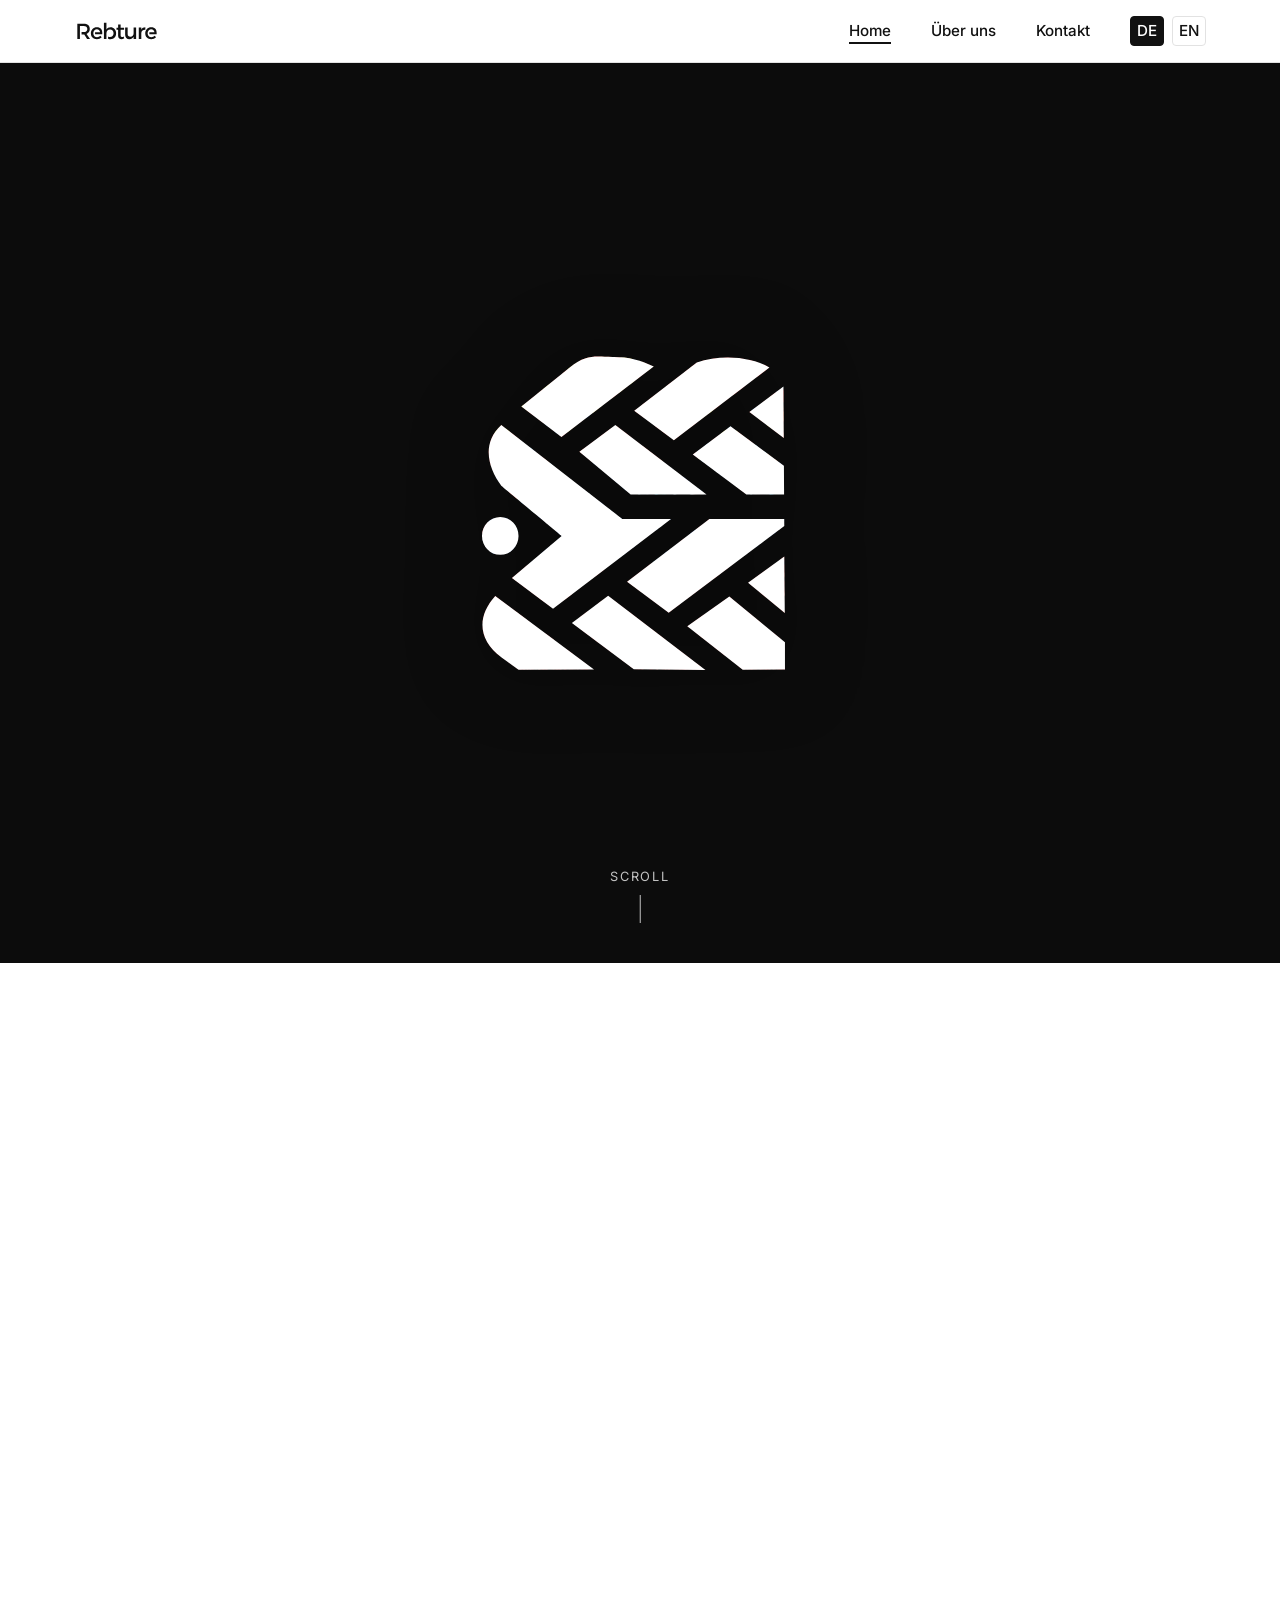
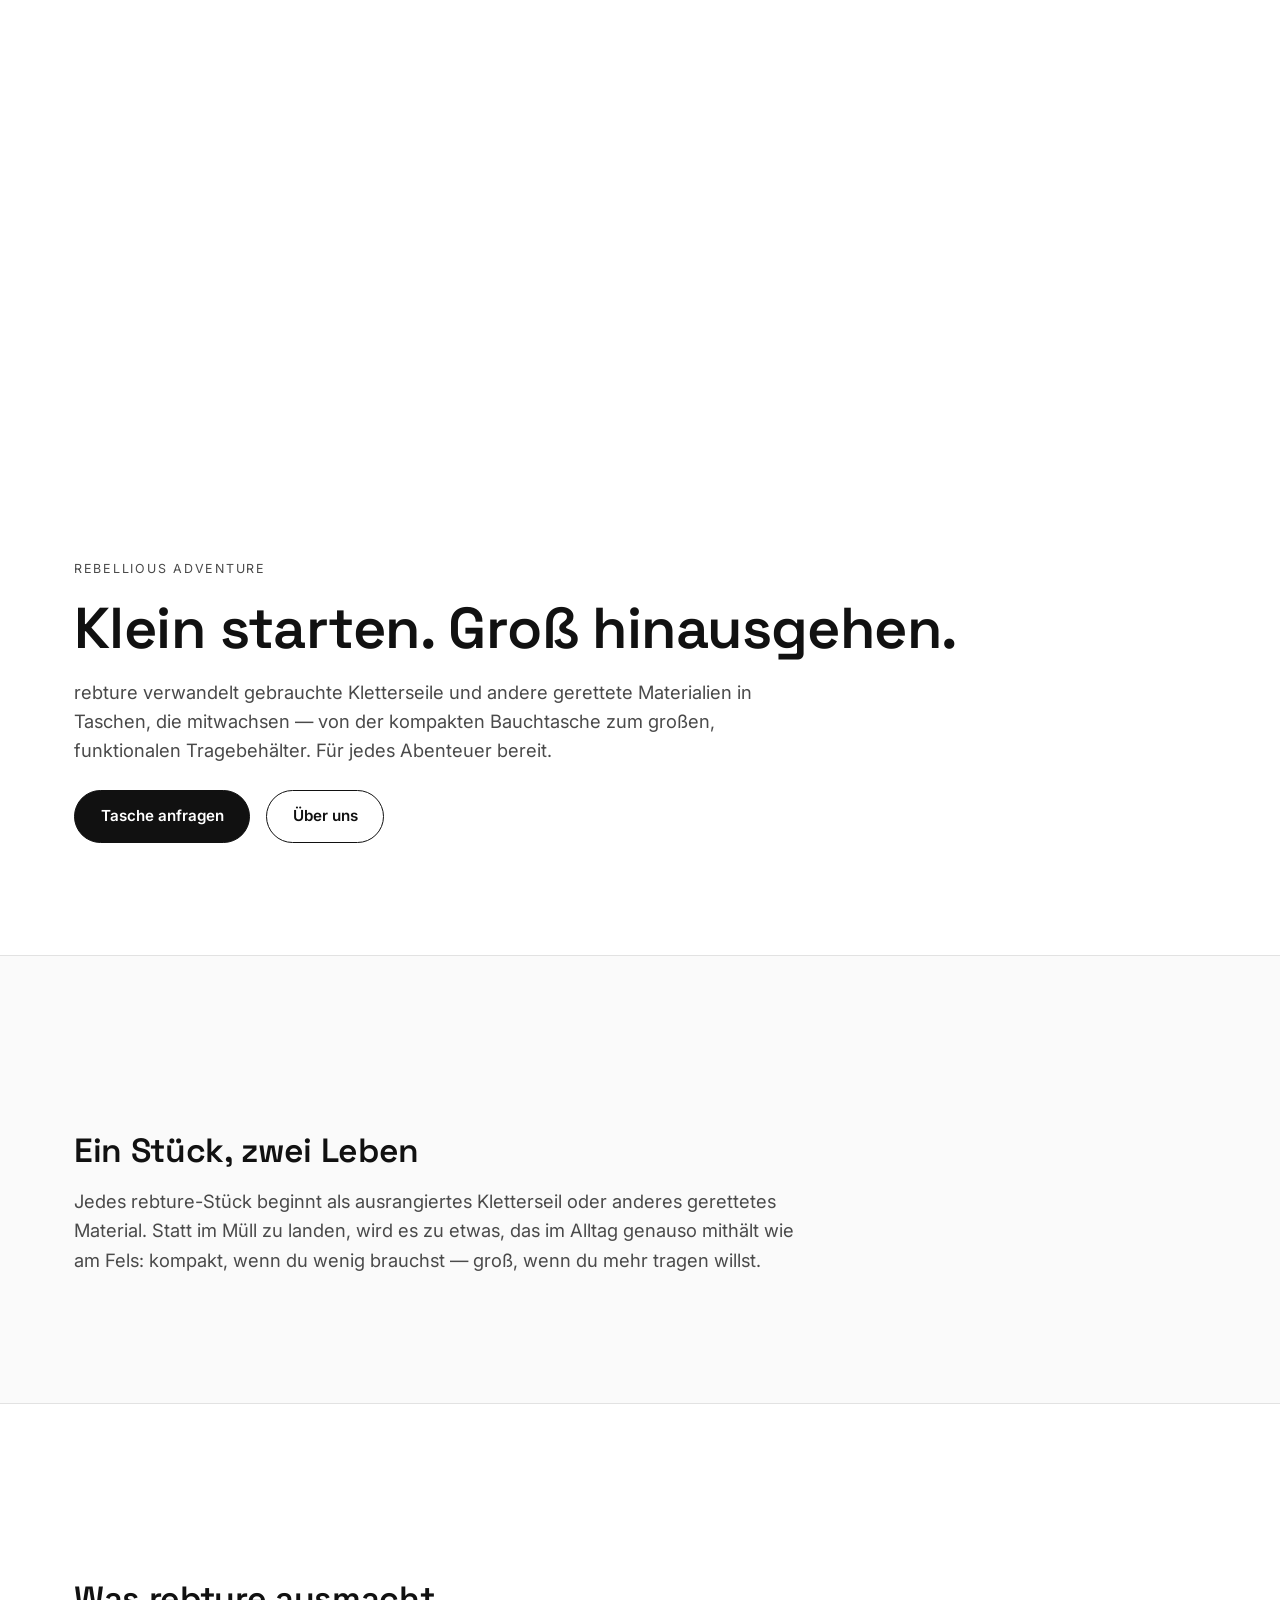
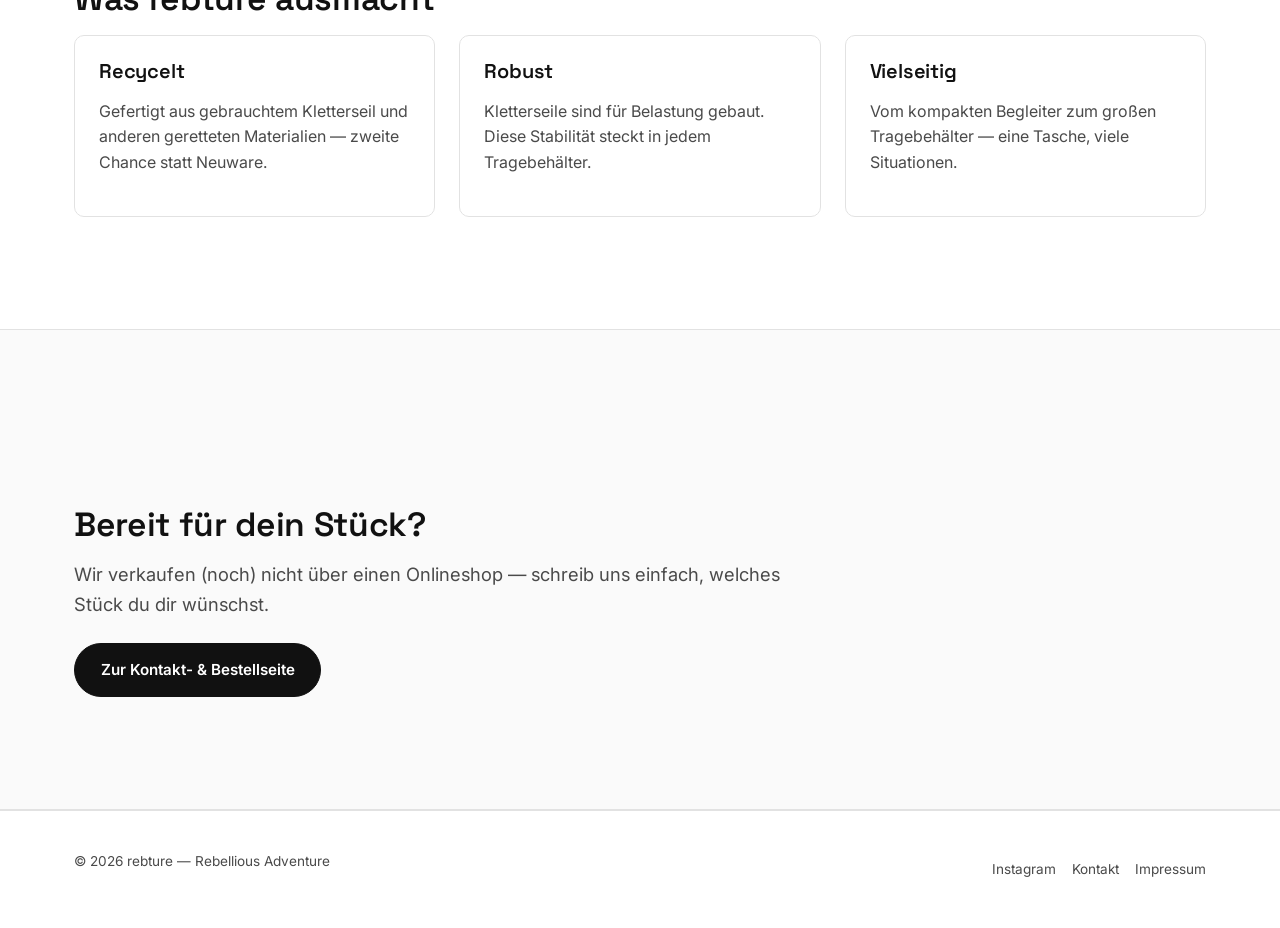
<file: index.html>
<!DOCTYPE html>
<html lang="de">
<head>
<meta charset="UTF-8">
<meta name="viewport" content="width=device-width, initial-scale=1.0">
<title>rebture – Taschen aus recyceltem Kletterseil | Rebellious Adventure</title>
<meta name="description" content="rebture: Taschen und Tragebehälter aus recyceltem Kletterseil und anderen geretteten Materialien. Vom kompakten Begleiter zum großen Abenteuer – funktional, stylisch, nachhaltig. Handgemacht in Österreich.">
<link rel="canonical" href="https://rebture.com/">
<link rel="alternate" hreflang="de" href="https://rebture.com/">
<link rel="alternate" hreflang="en" href="https://rebture.com/en/">
<link rel="alternate" hreflang="x-default" href="https://rebture.com/">

<!-- Open Graph / Social -->
<meta property="og:type" content="website">
<meta property="og:site_name" content="rebture">
<meta property="og:title" content="rebture – Rebellious Adventure">
<meta property="og:description" content="Taschen und Tragebehälter aus recyceltem Kletterseil und anderen geretteten Materialien. Vom kompakten Begleiter zum großen Abenteuer.">
<meta property="og:url" content="https://rebture.com/">
<meta property="og:image" content="https://rebture.com/images/og-cover.jpg">
<meta property="og:locale" content="de_AT">
<meta property="og:locale:alternate" content="en_US">
<meta name="twitter:card" content="summary_large_image">

<link rel="icon" href="/images/favicon.png" type="image/png">
<link rel="preconnect" href="https://fonts.googleapis.com">
<link rel="preconnect" href="https://fonts.gstatic.com" crossorigin>
<link href="https://fonts.googleapis.com/css2?family=Space+Grotesk:wght@500;600;700&family=Inter:wght@400;500;600&display=swap" rel="stylesheet">
<link rel="stylesheet" href="/css/style.css">

<script type="application/ld+json">
{
  "@context": "https://schema.org",
  "@type": "Organization",
  "name": "rebture",
  "alternateName": "Rebellious Adventure",
  "url": "https://rebture.com/",
  "logo": "https://rebture.com/images/logo-mark.svg",
  "description": "rebture fertigt Taschen und Tragebehälter aus recyceltem Kletterseil und anderen geretteten Materialien – funktional, stylisch, vielseitig.",
  "sameAs": [
    "https://www.instagram.com/rebture_official/"
  ]
}
</script>
</head>
<body>
<a class="skip-link" href="#main">Zum Inhalt springen</a>

<header class="site-header">
  <nav class="nav" aria-label="Hauptnavigation">
    <a class="nav__logo" href="/"><img class="nav__logo-img" src="/images/logo-wordmark.svg" alt="rebture"></a>
    <button class="nav__toggle" aria-expanded="false" aria-controls="primary-menu" aria-label="Menü öffnen">
      <span></span>
    </button>
    <ul class="nav__list" id="primary-menu">
      <li><a href="/" aria-current="page">Home</a></li>
      <li><a href="/about/">Über uns</a></li>
      <li><a href="/contact/">Kontakt</a></li>
      <li class="nav__lang">
        <a href="/" aria-current="true" lang="de" hreflang="de">DE</a>
        <a href="/en/" lang="en" hreflang="en">EN</a>
      </li>
    </ul>
  </nav>
</header>

<main id="main">
  <section class="hero" aria-label="Intro">
    <div class="hero__sticky">
      <div class="hero__ropes" role="presentation"></div>
      <div class="hero__ropes-in-logo" role="presentation"></div>
      <div class="hero__logo-wrap">
        <img class="hero__logo-img optional-img" src="/images/logo-cutout.svg" alt="rebture Logo" width="420" height="420">
        <span class="hero__logo-fallback" style="display:none;">rebture</span>
      </div>
      <div class="hero__hint">
        <span>Scroll</span>
        <span class="hero__hint-arrow" aria-hidden="true"></span>
      </div>
    </div>
  </section>

  <section class="section">
    <div class="container">
      <p class="eyebrow">Rebellious Adventure</p>
      <h1>Klein starten. Groß hinausgehen.</h1>
      <p class="lede">rebture verwandelt gebrauchte Kletterseile und andere gerettete Materialien in Taschen, die mitwachsen — von der kompakten Bauchtasche zum großen, funktionalen Tragebehälter. Für jedes Abenteuer bereit.</p>
      <div class="cta-group">
        <a class="btn btn--primary" href="/contact/">Tasche anfragen</a>
        <a class="btn btn--ghost" href="/about/">Über uns</a>
      </div>
    </div>
  </section>

  <section class="section section--muted reveal">
    <div class="container">
      <h2>Ein Stück, zwei Leben</h2>
      <p class="lede">Jedes rebture-Stück beginnt als ausrangiertes Kletterseil oder anderes gerettetes Material. Statt im Müll zu landen, wird es zu etwas, das im Alltag genauso mithält wie am Fels: kompakt, wenn du wenig brauchst — groß, wenn du mehr tragen willst.</p>
    </div>
  </section>

  <section class="section reveal">
    <div class="container">
      <h2>Was rebture ausmacht</h2>
      <div class="grid-3">
        <div class="feature">
          <h3>Recycelt</h3>
          <p>Gefertigt aus gebrauchtem Kletterseil und anderen geretteten Materialien — zweite Chance statt Neuware.</p>
        </div>
        <div class="feature">
          <h3>Robust</h3>
          <p>Kletterseile sind für Belastung gebaut. Diese Stabilität steckt in jedem Tragebehälter.</p>
        </div>
        <div class="feature">
          <h3>Vielseitig</h3>
          <p>Vom kompakten Begleiter zum großen Tragebehälter — eine Tasche, viele Situationen.</p>
        </div>
      </div>
    </div>
  </section>

  <section class="section section--muted reveal">
    <div class="container">
      <h2>Bereit für dein Stück?</h2>
      <p class="lede">Wir verkaufen (noch) nicht über einen Onlineshop — schreib uns einfach, welches Stück du dir wünschst.</p>
      <div class="cta-group">
        <a class="btn btn--primary" href="/contact/">Zur Kontakt- &amp; Bestellseite</a>
      </div>
    </div>
  </section>
</main>

<footer class="site-footer">
  <div class="container">
    <p>&copy; <span id="year">2026</span> rebture — Rebellious Adventure</p>
    <div class="footer__social">
      <a href="https://www.instagram.com/rebture_official/" target="_blank" rel="noopener">Instagram</a>
      <a href="/contact/">Kontakt</a>
      <a href="/impressum/">Impressum</a>
    </div>
  </div>
</footer>

<script src="/js/main.js"></script>
<script>document.getElementById('year').textContent = new Date().getFullYear();</script>
</body>
</html>
</file>
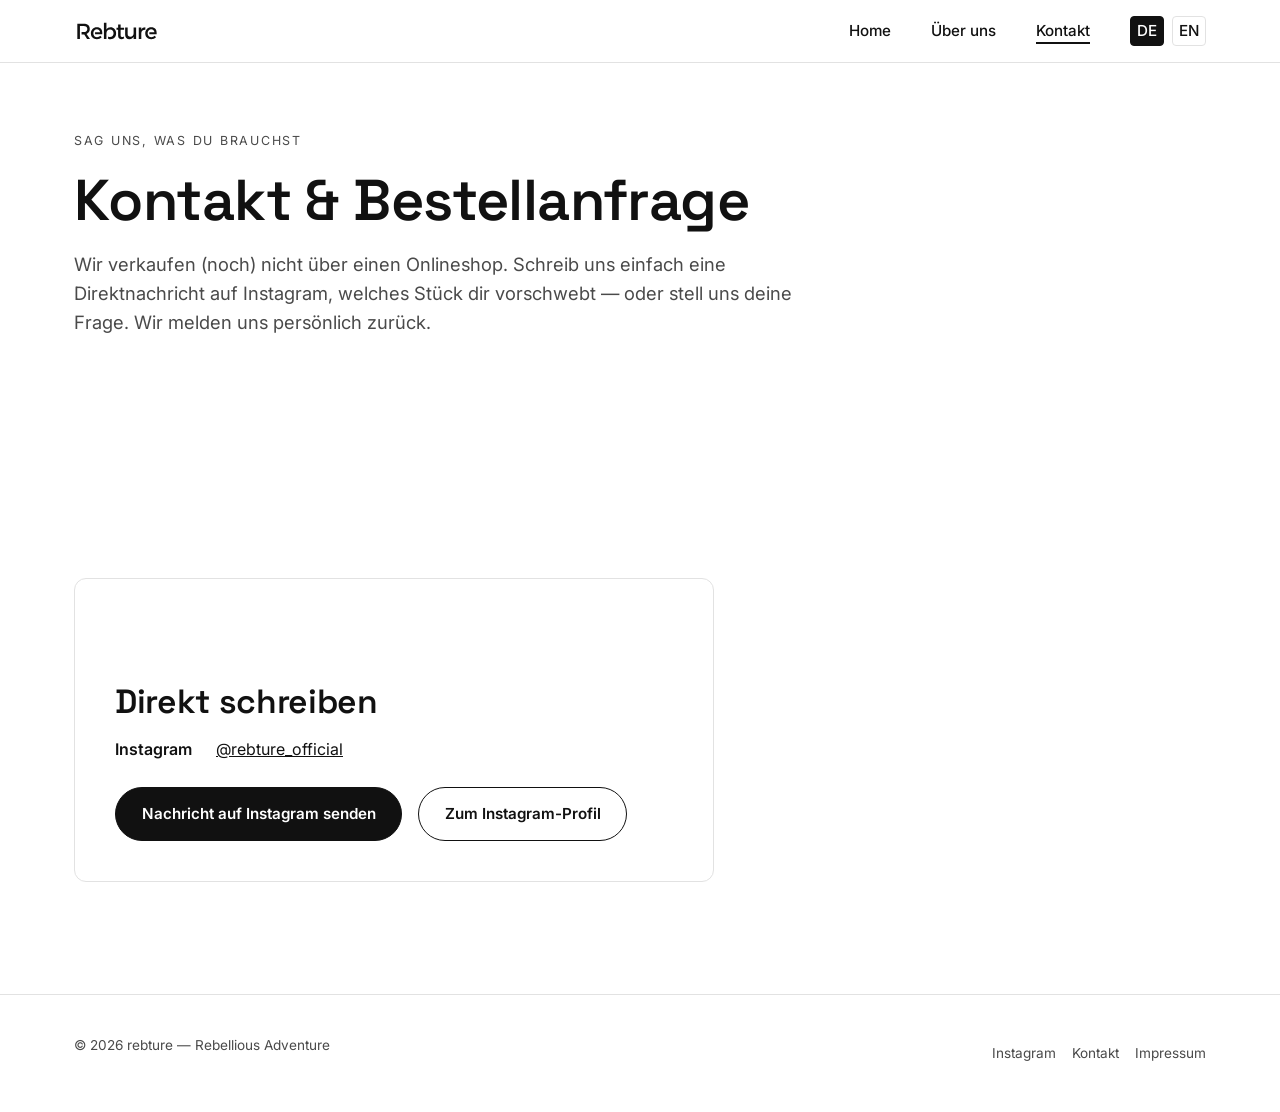
<file: contact/index.html>
<!DOCTYPE html>
<html lang="de">
<head>
<meta charset="UTF-8">
<meta name="viewport" content="width=device-width, initial-scale=1.0">
<title>Kontakt &amp; Bestellung – rebture</title>
<meta name="description" content="Tasche bei rebture anfragen oder eine Frage stellen: schreib uns eine Direktnachricht auf Instagram.">
<link rel="canonical" href="https://rebture.com/contact/">
<link rel="alternate" hreflang="de" href="https://rebture.com/contact/">
<link rel="alternate" hreflang="en" href="https://rebture.com/en/contact/">
<link rel="alternate" hreflang="x-default" href="https://rebture.com/contact/">

<meta property="og:type" content="website">
<meta property="og:site_name" content="rebture">
<meta property="og:title" content="Kontakt & Bestellung – rebture">
<meta property="og:description" content="Tasche anfragen oder eine Frage stellen — per Direktnachricht auf Instagram.">
<meta property="og:url" content="https://rebture.com/contact/">
<meta property="og:image" content="https://rebture.com/images/og-cover.jpg">
<meta property="og:locale" content="de_AT">
<meta name="twitter:card" content="summary_large_image">

<link rel="icon" href="/images/favicon.png" type="image/png">
<link rel="preconnect" href="https://fonts.googleapis.com">
<link rel="preconnect" href="https://fonts.gstatic.com" crossorigin>
<link href="https://fonts.googleapis.com/css2?family=Space+Grotesk:wght@500;600;700&family=Inter:wght@400;500;600&display=swap" rel="stylesheet">
<link rel="stylesheet" href="/css/style.css">

<script type="application/ld+json">
{
  "@context": "https://schema.org",
  "@type": "BreadcrumbList",
  "itemListElement": [
    { "@type": "ListItem", "position": 1, "name": "Home", "item": "https://rebture.com/" },
    { "@type": "ListItem", "position": 2, "name": "Kontakt", "item": "https://rebture.com/contact/" }
  ]
}
</script>
</head>
<body>
<a class="skip-link" href="#main">Zum Inhalt springen</a>

<header class="site-header">
  <nav class="nav" aria-label="Hauptnavigation">
    <a class="nav__logo" href="/"><img class="nav__logo-img" src="/images/logo-wordmark.svg" alt="rebture"></a>
    <button class="nav__toggle" aria-expanded="false" aria-controls="primary-menu" aria-label="Menü öffnen">
      <span></span>
    </button>
    <ul class="nav__list" id="primary-menu">
      <li><a href="/">Home</a></li>
      <li><a href="/about/">Über uns</a></li>
      <li><a href="/contact/" aria-current="page">Kontakt</a></li>
      <li class="nav__lang">
        <a href="/contact/" aria-current="true" lang="de" hreflang="de">DE</a>
        <a href="/en/contact/" lang="en" hreflang="en">EN</a>
      </li>
    </ul>
  </nav>
</header>

<main id="main">
  <section class="section" style="padding-top: var(--space-5);">
    <div class="container">
      <p class="eyebrow">Sag uns, was du brauchst</p>
      <h1>Kontakt &amp; Bestellanfrage</h1>
      <p class="lede">Wir verkaufen (noch) nicht über einen Onlineshop. Schreib uns einfach eine Direktnachricht auf Instagram, welches Stück dir vorschwebt — oder stell uns deine Frage. Wir melden uns persönlich zurück.</p>
    </div>
  </section>

  <section class="section reveal">
    <div class="container">
      <div class="contact-card">
        <h2>Direkt schreiben</h2>
        <dl>
          <dt>Instagram</dt>
          <dd><a href="https://www.instagram.com/rebture_official/" target="_blank" rel="noopener">@rebture_official</a></dd>
        </dl>
        <div class="cta-group">
          <a class="btn btn--primary" href="https://ig.me/m/rebture_official" target="_blank" rel="noopener">
            Nachricht auf Instagram senden
          </a>
          <a class="btn btn--ghost" href="https://www.instagram.com/rebture_official/" target="_blank" rel="noopener">
            Zum Instagram-Profil
          </a>
        </div>
      </div>
    </div>
  </section>
</main>

<footer class="site-footer">
  <div class="container">
    <p>&copy; <span id="year">2026</span> rebture — Rebellious Adventure</p>
    <div class="footer__social">
      <a href="https://www.instagram.com/rebture_official/" target="_blank" rel="noopener">Instagram</a>
      <a href="/contact/">Kontakt</a>
      <a href="/impressum/">Impressum</a>
    </div>
  </div>
</footer>

<script src="/js/main.js"></script>
<script>document.getElementById('year').textContent = new Date().getFullYear();</script>
</body>
</html>
</file>
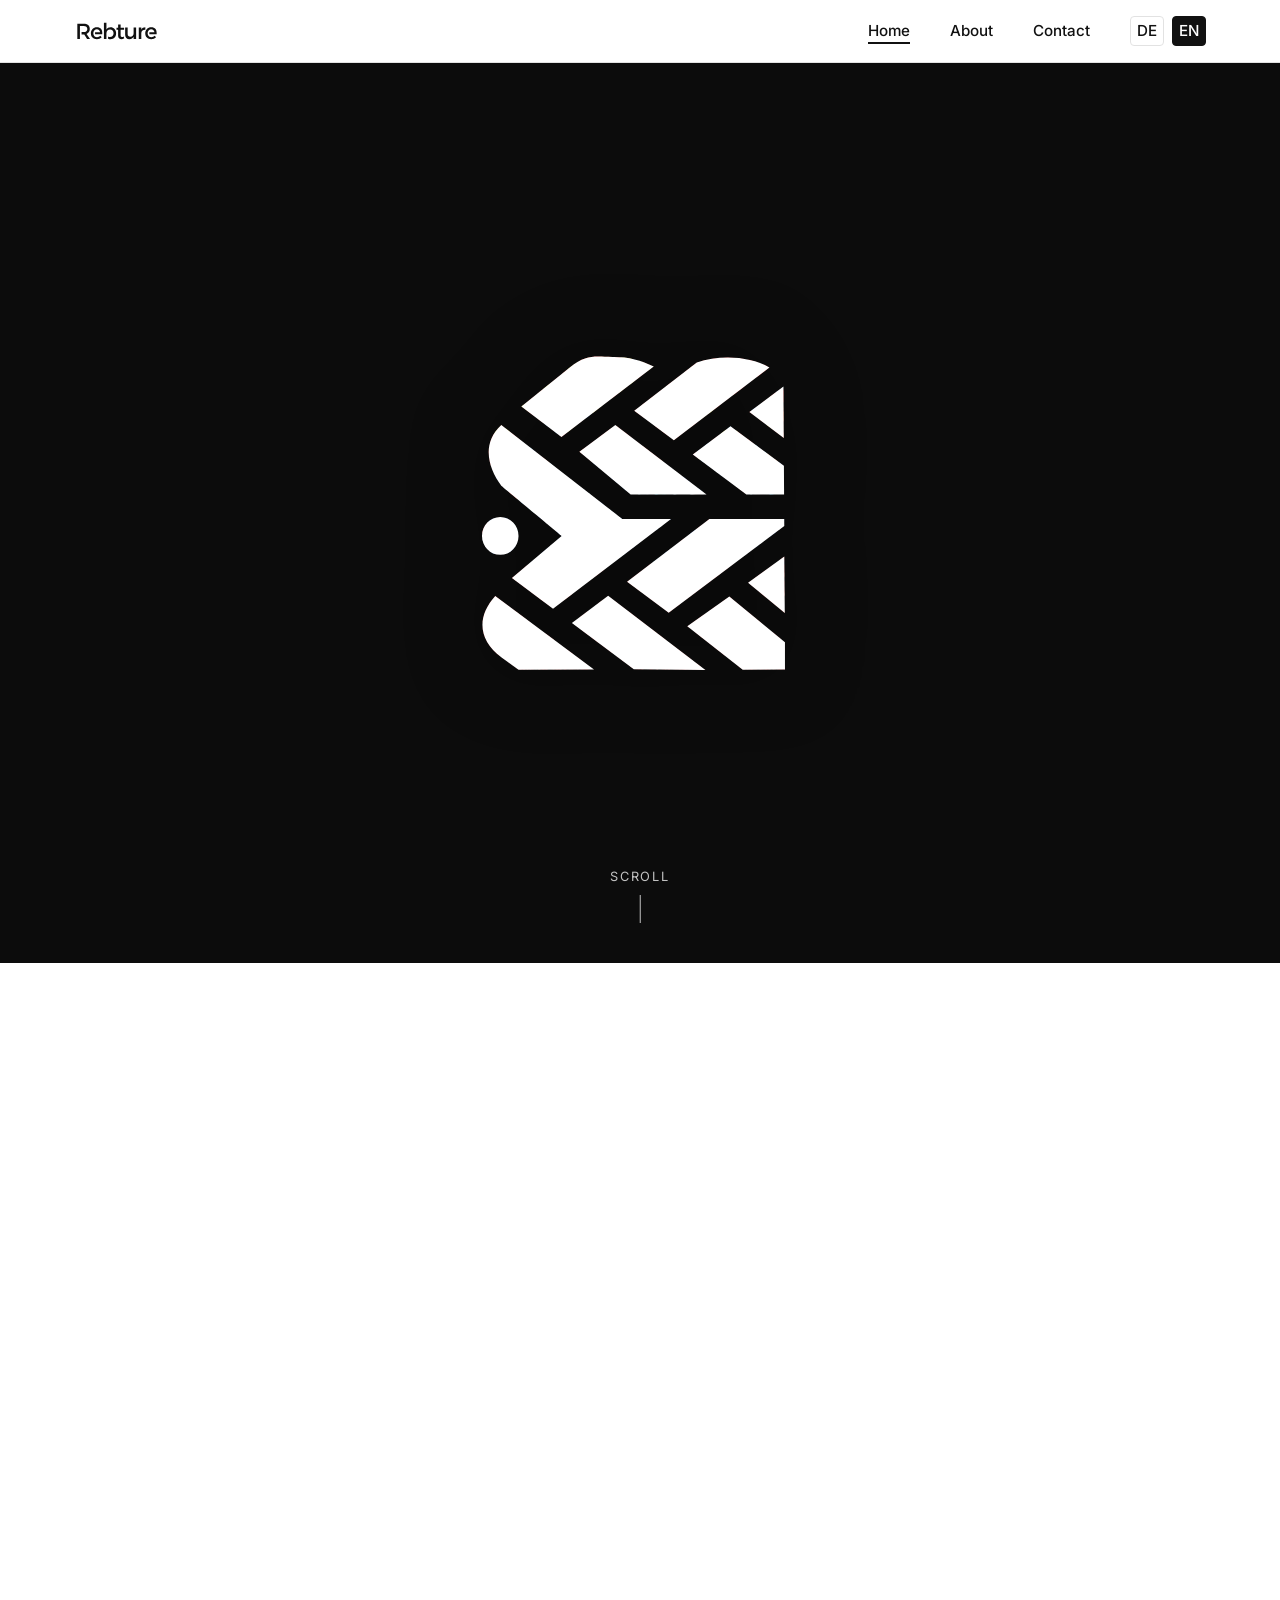
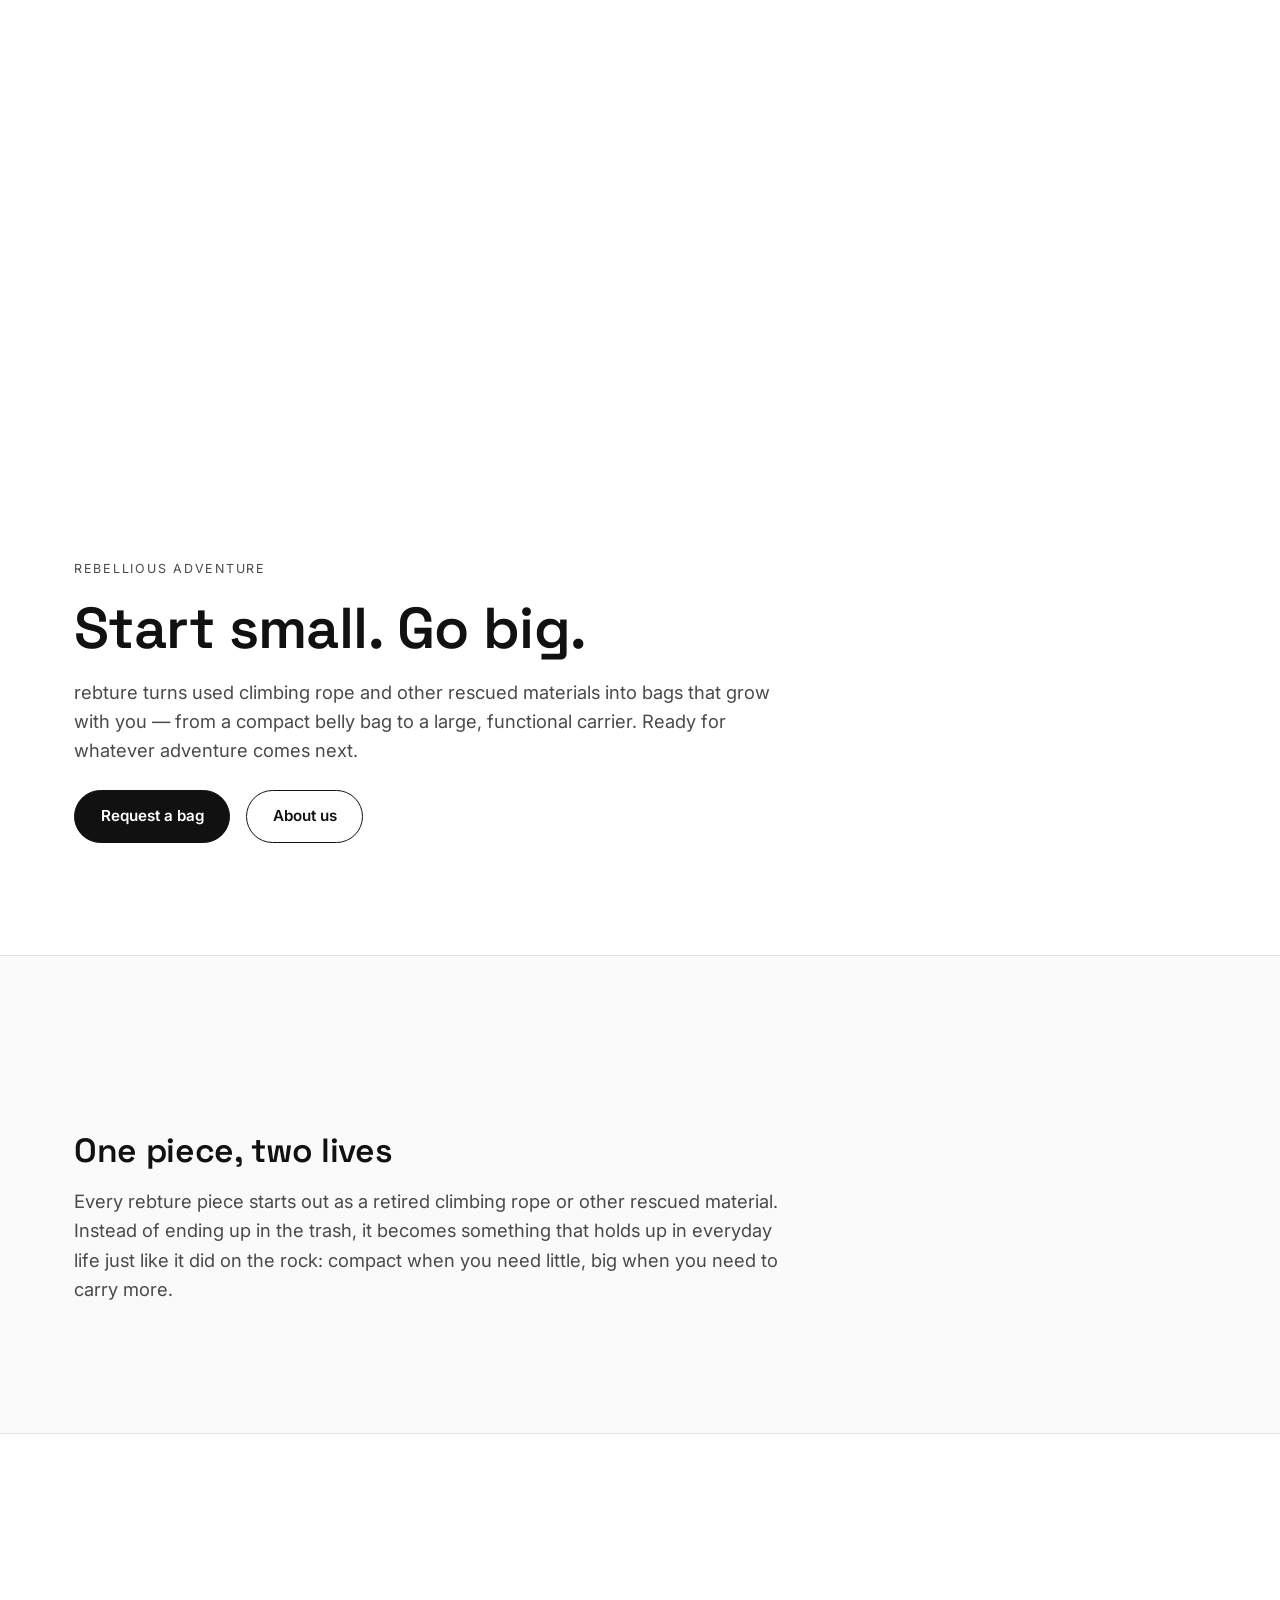
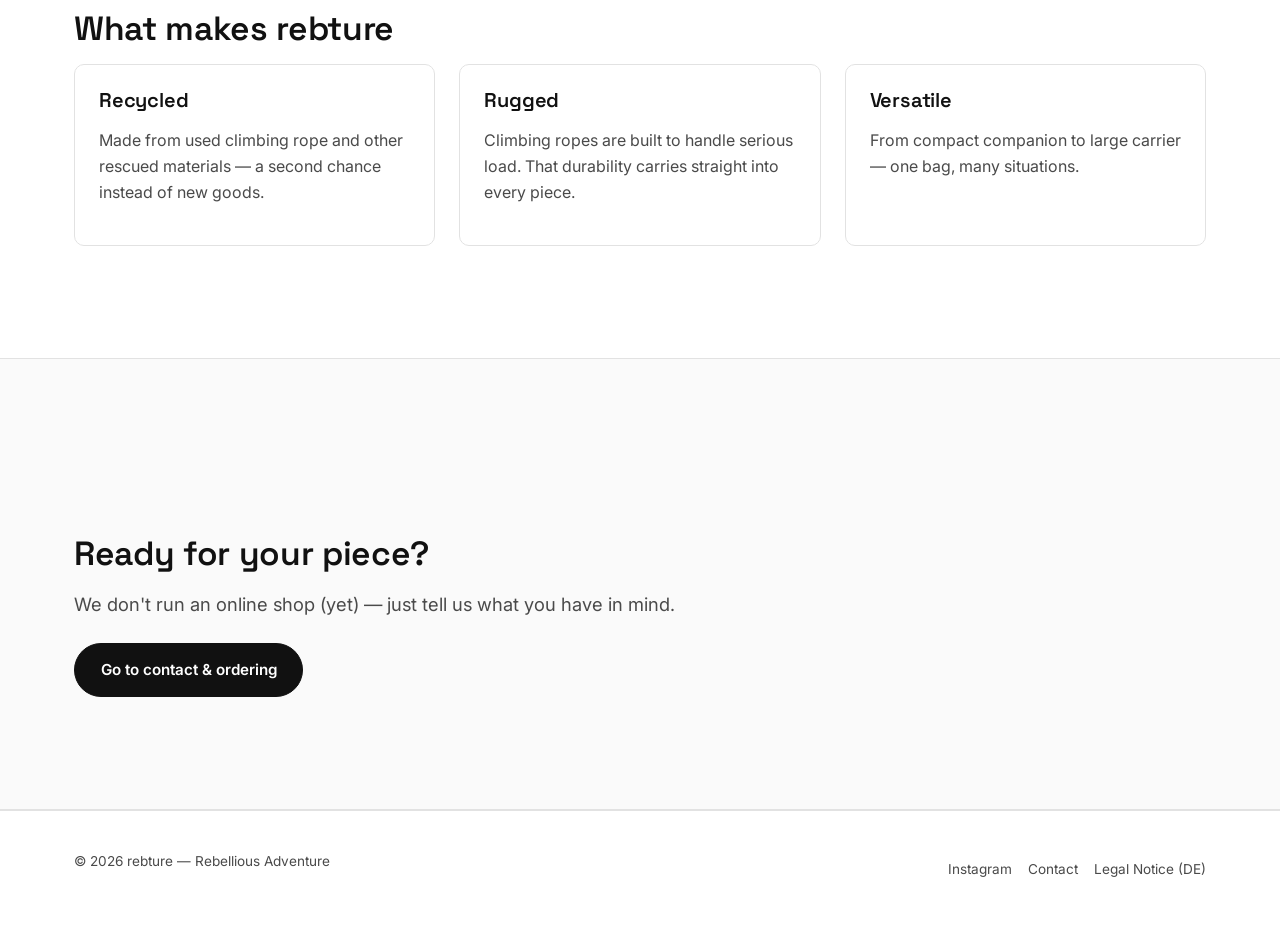
<file: en/index.html>
<!DOCTYPE html>
<html lang="en">
<head>
<meta charset="UTF-8">
<meta name="viewport" content="width=device-width, initial-scale=1.0">
<title>rebture – Bags Made From Recycled Climbing Rope | Rebellious Adventure</title>
<meta name="description" content="rebture: bags and carriers made from recycled climbing rope and other rescued materials. From compact companion to big adventure carrier — functional, stylish, sustainable. Handmade in Austria.">
<link rel="canonical" href="https://rebture.com/en/">
<link rel="alternate" hreflang="de" href="https://rebture.com/">
<link rel="alternate" hreflang="en" href="https://rebture.com/en/">
<link rel="alternate" hreflang="x-default" href="https://rebture.com/">

<meta property="og:type" content="website">
<meta property="og:site_name" content="rebture">
<meta property="og:title" content="rebture – Rebellious Adventure">
<meta property="og:description" content="Bags and carriers made from recycled climbing rope and other rescued materials. From compact companion to big adventure carrier.">
<meta property="og:url" content="https://rebture.com/en/">
<meta property="og:image" content="https://rebture.com/images/og-cover.jpg">
<meta property="og:locale" content="en_US">
<meta property="og:locale:alternate" content="de_AT">
<meta name="twitter:card" content="summary_large_image">

<link rel="icon" href="/images/favicon.png" type="image/png">
<link rel="preconnect" href="https://fonts.googleapis.com">
<link rel="preconnect" href="https://fonts.gstatic.com" crossorigin>
<link href="https://fonts.googleapis.com/css2?family=Space+Grotesk:wght@500;600;700&family=Inter:wght@400;500;600&display=swap" rel="stylesheet">
<link rel="stylesheet" href="/css/style.css">

<script type="application/ld+json">
{
  "@context": "https://schema.org",
  "@type": "Organization",
  "name": "rebture",
  "alternateName": "Rebellious Adventure",
  "url": "https://rebture.com/en/",
  "logo": "https://rebture.com/images/logo-mark.svg",
  "description": "rebture makes bags and carriers from recycled climbing rope and other rescued materials — functional, stylish, versatile.",
  "sameAs": [
    "https://www.instagram.com/rebture_official/"
  ]
}
</script>
</head>
<body>
<a class="skip-link" href="#main">Skip to content</a>

<header class="site-header">
  <nav class="nav" aria-label="Main navigation">
    <a class="nav__logo" href="/en/"><img class="nav__logo-img" src="/images/logo-wordmark.svg" alt="rebture"></a>
    <button class="nav__toggle" aria-expanded="false" aria-controls="primary-menu" aria-label="Open menu">
      <span></span>
    </button>
    <ul class="nav__list" id="primary-menu">
      <li><a href="/en/" aria-current="page">Home</a></li>
      <li><a href="/en/about/">About</a></li>
      <li><a href="/en/contact/">Contact</a></li>
      <li class="nav__lang">
        <a href="/" lang="de" hreflang="de">DE</a>
        <a href="/en/" aria-current="true" lang="en" hreflang="en">EN</a>
      </li>
    </ul>
  </nav>
</header>

<main id="main">
  <section class="hero" aria-label="Intro">
    <div class="hero__sticky">
      <div class="hero__ropes" role="presentation"></div>
      <div class="hero__ropes-in-logo" role="presentation"></div>
      <div class="hero__logo-wrap">
        <img class="hero__logo-img optional-img" src="/images/logo-cutout.svg" alt="rebture logo" width="420" height="420">
        <span class="hero__logo-fallback" style="display:none;">rebture</span>
      </div>
      <div class="hero__hint">
        <span>Scroll</span>
        <span class="hero__hint-arrow" aria-hidden="true"></span>
      </div>
    </div>
  </section>

  <section class="section">
    <div class="container">
      <p class="eyebrow">Rebellious Adventure</p>
      <h1>Start small. Go big.</h1>
      <p class="lede">rebture turns used climbing rope and other rescued materials into bags that grow with you — from a compact belly bag to a large, functional carrier. Ready for whatever adventure comes next.</p>
      <div class="cta-group">
        <a class="btn btn--primary" href="/en/contact/">Request a bag</a>
        <a class="btn btn--ghost" href="/en/about/">About us</a>
      </div>
    </div>
  </section>

  <section class="section section--muted reveal">
    <div class="container">
      <h2>One piece, two lives</h2>
      <p class="lede">Every rebture piece starts out as a retired climbing rope or other rescued material. Instead of ending up in the trash, it becomes something that holds up in everyday life just like it did on the rock: compact when you need little, big when you need to carry more.</p>
    </div>
  </section>

  <section class="section reveal">
    <div class="container">
      <h2>What makes rebture</h2>
      <div class="grid-3">
        <div class="feature">
          <h3>Recycled</h3>
          <p>Made from used climbing rope and other rescued materials — a second chance instead of new goods.</p>
        </div>
        <div class="feature">
          <h3>Rugged</h3>
          <p>Climbing ropes are built to handle serious load. That durability carries straight into every piece.</p>
        </div>
        <div class="feature">
          <h3>Versatile</h3>
          <p>From compact companion to large carrier — one bag, many situations.</p>
        </div>
      </div>
    </div>
  </section>

  <section class="section section--muted reveal">
    <div class="container">
      <h2>Ready for your piece?</h2>
      <p class="lede">We don't run an online shop (yet) — just tell us what you have in mind.</p>
      <div class="cta-group">
        <a class="btn btn--primary" href="/en/contact/">Go to contact &amp; ordering</a>
      </div>
    </div>
  </section>
</main>

<footer class="site-footer">
  <div class="container">
    <p>&copy; <span id="year">2026</span> rebture — Rebellious Adventure</p>
    <div class="footer__social">
      <a href="https://www.instagram.com/rebture_official/" target="_blank" rel="noopener">Instagram</a>
      <a href="/en/contact/">Contact</a>
      <a href="/impressum/">Legal Notice (DE)</a>
    </div>
  </div>
</footer>

<script src="/js/main.js"></script>
<script>document.getElementById('year').textContent = new Date().getFullYear();</script>
</body>
</html>
</file>
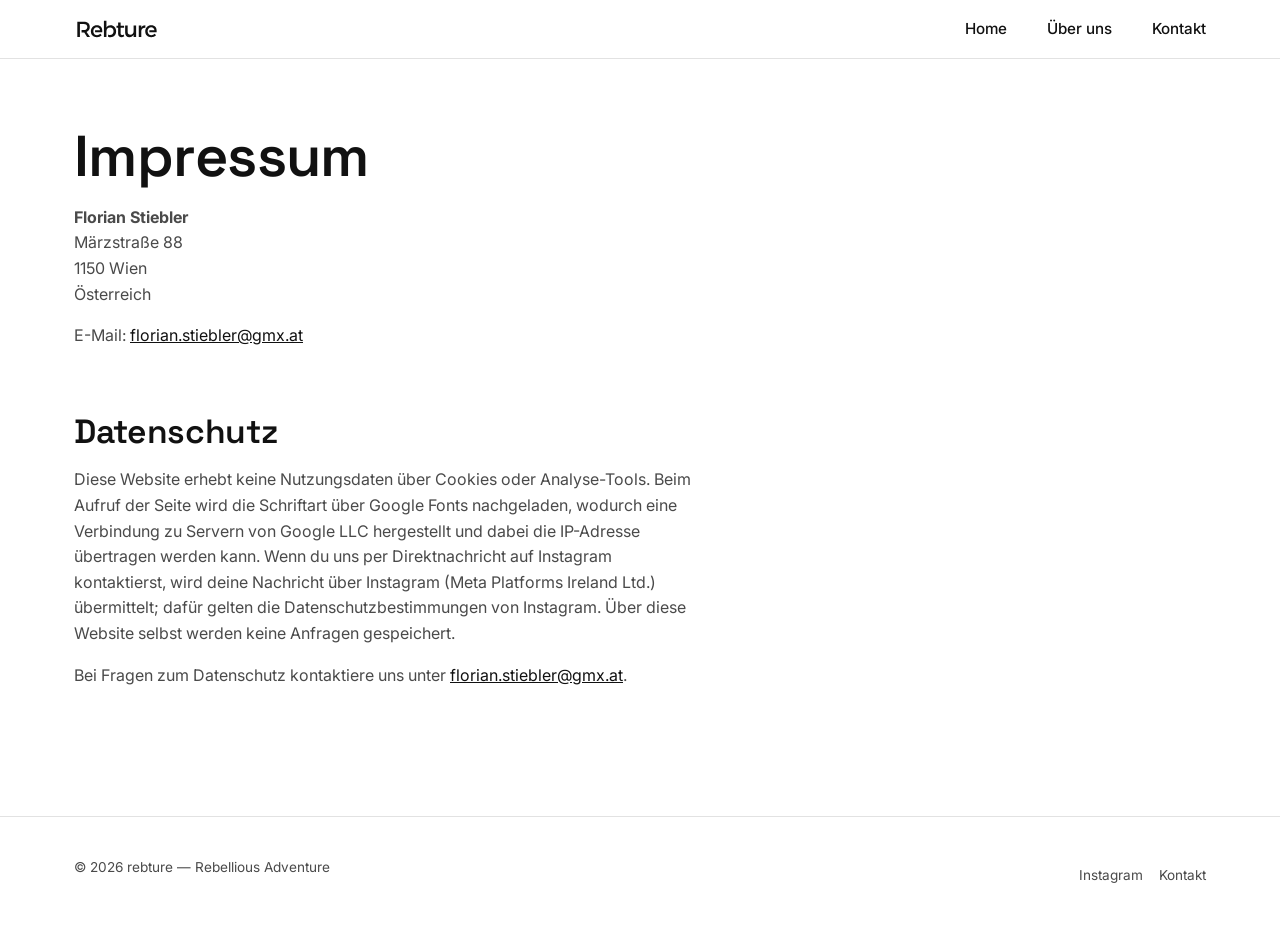
<file: impressum/index.html>
<!DOCTYPE html>
<html lang="de">
<head>
<meta charset="UTF-8">
<meta name="viewport" content="width=device-width, initial-scale=1.0">
<title>Impressum &amp; Datenschutz – rebture</title>
<meta name="description" content="Impressum und Datenschutzerklärung von rebture.">
<meta name="robots" content="noindex">
<link rel="canonical" href="https://rebture.com/impressum/">
<link rel="icon" href="/images/favicon.png" type="image/png">
<link rel="preconnect" href="https://fonts.googleapis.com">
<link rel="preconnect" href="https://fonts.gstatic.com" crossorigin>
<link href="https://fonts.googleapis.com/css2?family=Space+Grotesk:wght@500;600;700&family=Inter:wght@400;500;600&display=swap" rel="stylesheet">
<link rel="stylesheet" href="/css/style.css">
</head>
<body>
<a class="skip-link" href="#main">Zum Inhalt springen</a>

<header class="site-header">
  <nav class="nav" aria-label="Hauptnavigation">
    <a class="nav__logo" href="/"><img class="nav__logo-img" src="/images/logo-wordmark.svg" alt="rebture"></a>
    <button class="nav__toggle" aria-expanded="false" aria-controls="primary-menu" aria-label="Menü öffnen">
      <span></span>
    </button>
    <ul class="nav__list" id="primary-menu">
      <li><a href="/">Home</a></li>
      <li><a href="/about/">Über uns</a></li>
      <li><a href="/contact/">Kontakt</a></li>
    </ul>
  </nav>
</header>

<main id="main">
  <section class="section" style="padding-top: var(--space-5);">
    <div class="container">
      <h1>Impressum</h1>

      <p><strong>Florian Stiebler</strong><br>
      Märzstraße 88<br>
      1150 Wien<br>
      Österreich</p>

      <p>E-Mail: <a href="mailto:florian.stiebler@gmx.at">florian.stiebler@gmx.at</a></p>

      <h2>Datenschutz</h2>
      <p>Diese Website erhebt keine Nutzungsdaten über Cookies oder
      Analyse-Tools. Beim Aufruf der Seite wird die Schriftart über
      Google Fonts nachgeladen, wodurch eine Verbindung zu Servern von
      Google LLC hergestellt und dabei die IP-Adresse übertragen werden
      kann. Wenn du uns per Direktnachricht auf Instagram kontaktierst,
      wird deine Nachricht über Instagram (Meta Platforms Ireland Ltd.)
      übermittelt; dafür gelten die Datenschutzbestimmungen von Instagram.
      Über diese Website selbst werden keine Anfragen gespeichert.</p>

      <p>Bei Fragen zum Datenschutz kontaktiere uns unter
      <a href="mailto:florian.stiebler@gmx.at">florian.stiebler@gmx.at</a>.</p>
    </div>
  </section>
</main>

<footer class="site-footer">
  <div class="container">
    <p>&copy; <span id="year">2026</span> rebture — Rebellious Adventure</p>
    <div class="footer__social">
      <a href="https://www.instagram.com/rebture_official/" target="_blank" rel="noopener">Instagram</a>
      <a href="/contact/">Kontakt</a>
    </div>
  </div>
</footer>

<script src="/js/main.js"></script>
<script>document.getElementById('year').textContent = new Date().getFullYear();</script>
</body>
</html>
</file>
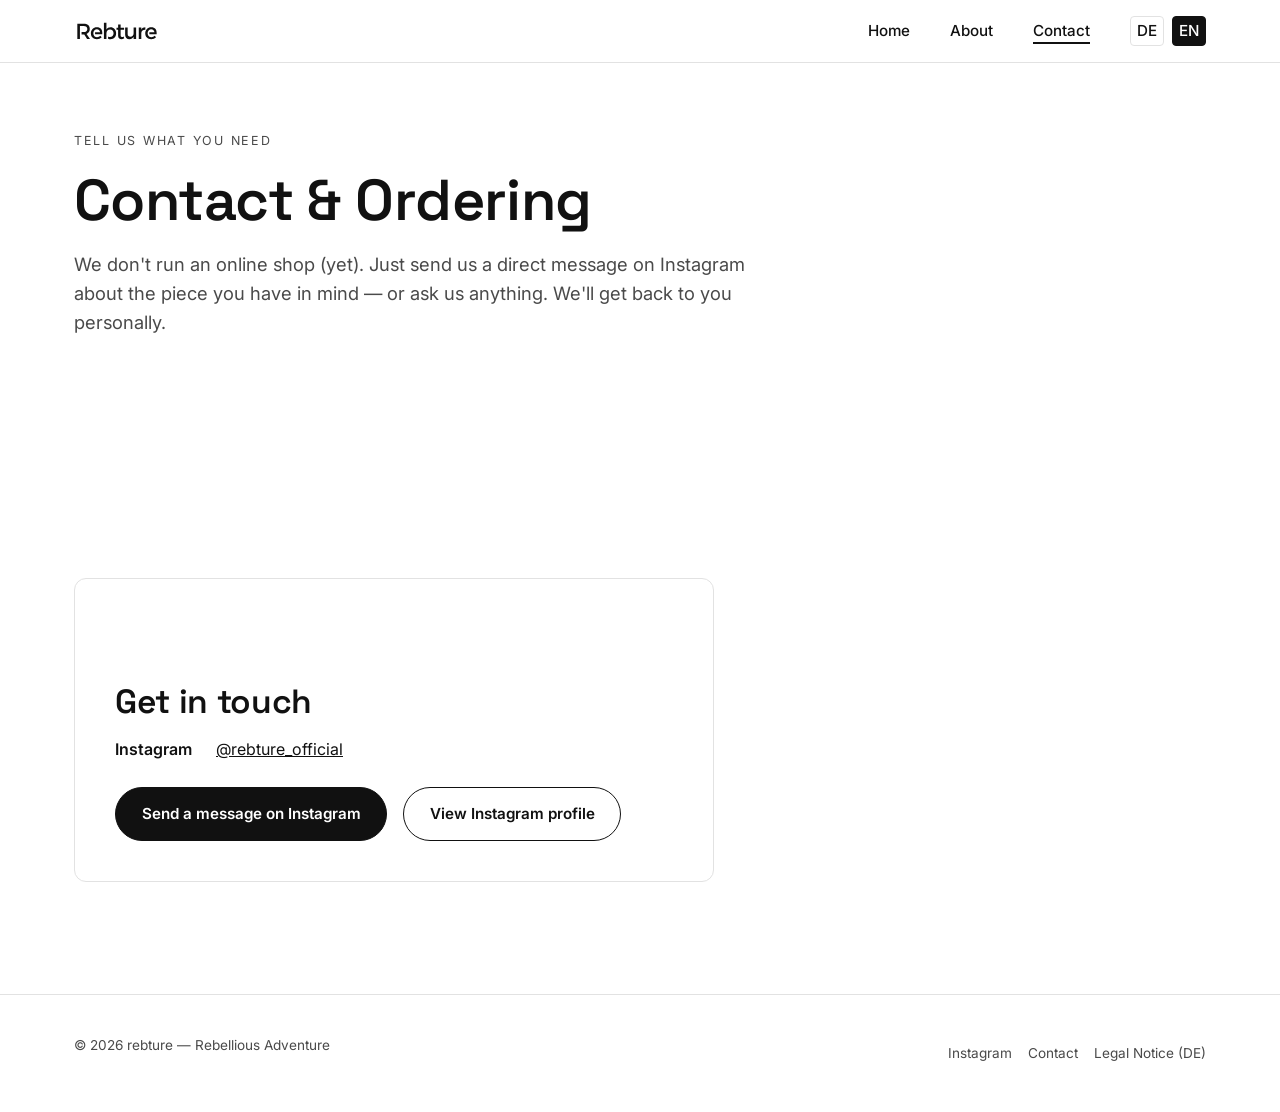
<file: en/contact/index.html>
<!DOCTYPE html>
<html lang="en">
<head>
<meta charset="UTF-8">
<meta name="viewport" content="width=device-width, initial-scale=1.0">
<title>Contact &amp; Ordering – rebture</title>
<meta name="description" content="Request a rebture bag or ask a question: send us a direct message on Instagram.">
<link rel="canonical" href="https://rebture.com/en/contact/">
<link rel="alternate" hreflang="de" href="https://rebture.com/contact/">
<link rel="alternate" hreflang="en" href="https://rebture.com/en/contact/">
<link rel="alternate" hreflang="x-default" href="https://rebture.com/contact/">

<meta property="og:type" content="website">
<meta property="og:site_name" content="rebture">
<meta property="og:title" content="Contact & Ordering – rebture">
<meta property="og:description" content="Request a bag or ask a question — via direct message on Instagram.">
<meta property="og:url" content="https://rebture.com/en/contact/">
<meta property="og:image" content="https://rebture.com/images/og-cover.jpg">
<meta property="og:locale" content="en_US">
<meta name="twitter:card" content="summary_large_image">

<link rel="icon" href="/images/favicon.png" type="image/png">
<link rel="preconnect" href="https://fonts.googleapis.com">
<link rel="preconnect" href="https://fonts.gstatic.com" crossorigin>
<link href="https://fonts.googleapis.com/css2?family=Space+Grotesk:wght@500;600;700&family=Inter:wght@400;500;600&display=swap" rel="stylesheet">
<link rel="stylesheet" href="/css/style.css">

<script type="application/ld+json">
{
  "@context": "https://schema.org",
  "@type": "BreadcrumbList",
  "itemListElement": [
    { "@type": "ListItem", "position": 1, "name": "Home", "item": "https://rebture.com/en/" },
    { "@type": "ListItem", "position": 2, "name": "Contact", "item": "https://rebture.com/en/contact/" }
  ]
}
</script>
</head>
<body>
<a class="skip-link" href="#main">Skip to content</a>

<header class="site-header">
  <nav class="nav" aria-label="Main navigation">
    <a class="nav__logo" href="/en/"><img class="nav__logo-img" src="/images/logo-wordmark.svg" alt="rebture"></a>
    <button class="nav__toggle" aria-expanded="false" aria-controls="primary-menu" aria-label="Open menu">
      <span></span>
    </button>
    <ul class="nav__list" id="primary-menu">
      <li><a href="/en/">Home</a></li>
      <li><a href="/en/about/">About</a></li>
      <li><a href="/en/contact/" aria-current="page">Contact</a></li>
      <li class="nav__lang">
        <a href="/contact/" lang="de" hreflang="de">DE</a>
        <a href="/en/contact/" aria-current="true" lang="en" hreflang="en">EN</a>
      </li>
    </ul>
  </nav>
</header>

<main id="main">
  <section class="section" style="padding-top: var(--space-5);">
    <div class="container">
      <p class="eyebrow">Tell us what you need</p>
      <h1>Contact &amp; Ordering</h1>
      <p class="lede">We don't run an online shop (yet). Just send us a direct message on Instagram about the piece you have in mind — or ask us anything. We'll get back to you personally.</p>
    </div>
  </section>

  <section class="section reveal">
    <div class="container">
      <div class="contact-card">
        <h2>Get in touch</h2>
        <dl>
          <dt>Instagram</dt>
          <dd><a href="https://www.instagram.com/rebture_official/" target="_blank" rel="noopener">@rebture_official</a></dd>
        </dl>
        <div class="cta-group">
          <a class="btn btn--primary" href="https://ig.me/m/rebture_official" target="_blank" rel="noopener">
            Send a message on Instagram
          </a>
          <a class="btn btn--ghost" href="https://www.instagram.com/rebture_official/" target="_blank" rel="noopener">
            View Instagram profile
          </a>
        </div>
      </div>
    </div>
  </section>
</main>

<footer class="site-footer">
  <div class="container">
    <p>&copy; <span id="year">2026</span> rebture — Rebellious Adventure</p>
    <div class="footer__social">
      <a href="https://www.instagram.com/rebture_official/" target="_blank" rel="noopener">Instagram</a>
      <a href="/en/contact/">Contact</a>
      <a href="/impressum/">Legal Notice (DE)</a>
    </div>
  </div>
</footer>

<script src="/js/main.js"></script>
<script>document.getElementById('year').textContent = new Date().getFullYear();</script>
</body>
</html>
</file>
<file: css/style.css>
/* =========================================================
   rebture — Stylesheet
   Minimalistisch, modern, schwarz/weiß.
   ========================================================= */

:root {
  --color-bg: #ffffff;
  --color-fg: #111111;
  --color-fg-soft: #4a4a4a;
  --color-border: #e2e2e2;
  --color-accent: #111111;
  --font-display: 'Space Grotesk', 'Helvetica Neue', Arial, sans-serif;
  --font-body: 'Inter', 'Helvetica Neue', Arial, sans-serif;
  --container-width: 1180px;
  --space-1: 0.5rem;
  --space-2: 1rem;
  --space-3: 1.5rem;
  --space-4: 2.5rem;
  --space-5: 4rem;
  --space-6: 7rem;
}

* { box-sizing: border-box; }

html { scroll-behavior: smooth; }

@media (prefers-reduced-motion: reduce) {
  html { scroll-behavior: auto; }
  * { animation-duration: 0.01ms !important; animation-iteration-count: 1 !important; transition-duration: 0.01ms !important; }
}

body {
  margin: 0;
  background: var(--color-bg);
  color: var(--color-fg);
  font-family: var(--font-body);
  line-height: 1.6;
  -webkit-font-smoothing: antialiased;
}

h1, h2, h3, h4 {
  font-family: var(--font-display);
  font-weight: 600;
  line-height: 1.15;
  margin: 0 0 var(--space-2);
  letter-spacing: -0.01em;
}

h1 { font-size: clamp(2.2rem, 5vw, 3.6rem); }
h2 { font-size: clamp(1.5rem, 3vw, 2.1rem); margin-top: var(--space-5); }
h3 { font-size: 1.25rem; }

p { margin: 0 0 var(--space-2); color: var(--color-fg-soft); max-width: 62ch; }

a { color: var(--color-fg); }

img { max-width: 100%; display: block; }

.container {
  width: 100%;
  max-width: var(--container-width);
  margin: 0 auto;
  padding: 0 var(--space-3);
}

/* Skip link (Barrierefreiheit) */
.skip-link {
  position: absolute;
  left: -999px;
  top: 0;
  background: var(--color-fg);
  color: #fff;
  padding: var(--space-1) var(--space-2);
  z-index: 1000;
}
.skip-link:focus { left: var(--space-2); top: var(--space-2); }

/* ---------- Header / Navigation ---------- */
.site-header {
  position: sticky;
  top: 0;
  z-index: 50;
  background: rgba(255, 255, 255, 0.9);
  backdrop-filter: blur(8px);
  border-bottom: 1px solid var(--color-border);
}

.nav {
  display: flex;
  align-items: center;
  justify-content: space-between;
  padding: var(--space-2) var(--space-3);
  max-width: var(--container-width);
  margin: 0 auto;
}

.nav__logo {
  display: flex;
  align-items: center;
  text-decoration: none;
  color: var(--color-fg);
}

.nav__logo-img {
  height: 22px;
  width: auto;
  display: block;
}

.nav__toggle {
  display: none;
  background: none;
  border: 1px solid var(--color-border);
  border-radius: 6px;
  width: 42px;
  height: 42px;
  cursor: pointer;
}
.nav__toggle span,
.nav__toggle::before,
.nav__toggle::after {
  content: "";
  display: block;
  width: 20px;
  height: 2px;
  background: var(--color-fg);
  margin: 4px auto;
}

.nav__list {
  display: flex;
  align-items: center;
  gap: var(--space-4);
  list-style: none;
  margin: 0;
  padding: 0;
}

.nav__list a {
  text-decoration: none;
  font-size: 0.95rem;
  font-weight: 500;
  padding-bottom: 2px;
  border-bottom: 2px solid transparent;
  transition: border-color 0.2s ease;
}
.nav__list a:hover,
.nav__list a[aria-current="page"] {
  border-bottom-color: var(--color-fg);
}

.nav__lang {
  display: flex;
  gap: var(--space-1);
  font-size: 0.85rem;
}
.nav__lang a {
  text-decoration: none;
  padding: 2px 6px;
  border: 1px solid var(--color-border);
  border-radius: 4px;
}
.nav__lang a[aria-current="true"] {
  background: var(--color-fg);
  color: #fff;
  border-color: var(--color-fg);
}

@media (max-width: 760px) {
  .nav__toggle { display: block; }
  .nav__list {
    position: absolute;
    top: 100%;
    left: 0;
    right: 0;
    flex-direction: column;
    align-items: flex-start;
    gap: var(--space-2);
    background: var(--color-bg);
    border-bottom: 1px solid var(--color-border);
    padding: var(--space-3);
    display: none;
  }
  .nav__list.is-open { display: flex; }
}

/* ---------- Hero / Scroll Reveal ---------- */
.hero {
  position: relative;
  height: 220vh;
}

.hero__sticky {
  position: sticky;
  top: 0;
  height: 100vh;
  overflow: hidden;
  background: #0c0c0c;
}

.hero__ropes {
  position: absolute;
  inset: 0;
  background-image: linear-gradient(180deg, rgba(0,0,0,0.12), rgba(0,0,0,0.42)), url('../images/ropes-bg.jpg');
  background-size: cover;
  background-position: center;
  opacity: 0;
  transform: scale(1.08);
  will-change: opacity, transform;
}

.hero__ropes--fallback {
  background-image: linear-gradient(180deg, rgba(0,0,0,0.12), rgba(0,0,0,0.42)), repeating-linear-gradient(115deg, #1a1a1a 0px, #1a1a1a 18px, #262626 18px, #262626 36px);
}

/* Rope texture masked into the logo silhouette — same image/position as
   .hero__ropes behind it, so the crossfade from white logo to this layer,
   and later the reveal of the full background, looks seamless. */
.hero__ropes-in-logo {
  position: absolute;
  inset: 0;
  background-image: linear-gradient(180deg, rgba(0,0,0,0.12), rgba(0,0,0,0.42)), url('../images/ropes-bg.jpg');
  background-size: cover;
  background-position: center;
  -webkit-mask-image: url('../images/logo-mark.svg');
  mask-image: url('../images/logo-mark.svg');
  -webkit-mask-repeat: no-repeat;
  mask-repeat: no-repeat;
  -webkit-mask-position: center;
  mask-position: center;
  -webkit-mask-size: min(60vw, 420px);
  mask-size: min(60vw, 420px);
  opacity: 0;
  will-change: opacity;
}

.hero__logo-wrap {
  position: absolute;
  inset: 0;
  display: flex;
  align-items: center;
  justify-content: center;
  will-change: opacity, transform;
}

.hero__logo-img {
  width: min(60vw, 420px);
  filter: drop-shadow(0 0 40px rgba(0,0,0,0.4));
}

.hero__logo-fallback {
  font-family: var(--font-display);
  font-weight: 700;
  font-size: clamp(3rem, 12vw, 7rem);
  letter-spacing: 0.08em;
  color: #ffffff;
  text-transform: lowercase;
  text-align: center;
}

.hero__hint {
  position: absolute;
  bottom: var(--space-4);
  left: 50%;
  transform: translateX(-50%);
  color: #fff;
  font-size: 0.8rem;
  letter-spacing: 0.15em;
  text-transform: uppercase;
  opacity: 0.75;
  display: flex;
  flex-direction: column;
  align-items: center;
  gap: var(--space-1);
}

.hero__hint-arrow {
  width: 1px;
  height: 28px;
  background: #fff;
  animation: hero-hint-bounce 1.8s ease-in-out infinite;
}

@keyframes hero-hint-bounce {
  0%, 100% { transform: translateY(0); opacity: 0.4; }
  50% { transform: translateY(10px); opacity: 1; }
}

/* ---------- Sections ---------- */
.section { padding: var(--space-6) 0; }
.section--tight { padding: var(--space-5) 0; }
.section--muted { background: #fafafa; border-top: 1px solid var(--color-border); border-bottom: 1px solid var(--color-border); }

.eyebrow {
  display: inline-block;
  font-size: 0.78rem;
  letter-spacing: 0.14em;
  text-transform: uppercase;
  color: var(--color-fg-soft);
  margin-bottom: var(--space-2);
}

.lede {
  font-size: 1.15rem;
  max-width: 60ch;
}

.cta-group {
  display: flex;
  gap: var(--space-2);
  flex-wrap: wrap;
  margin-top: var(--space-3);
}

.btn {
  display: inline-block;
  padding: 0.85rem 1.6rem;
  border-radius: 999px;
  text-decoration: none;
  font-weight: 600;
  font-size: 0.95rem;
  border: 1px solid var(--color-fg);
  transition: background 0.2s ease, color 0.2s ease, transform 0.15s ease;
}
.btn:hover { transform: translateY(-1px); }
.btn--primary { background: var(--color-fg); color: #fff; }
.btn--primary:hover { background: #000; }
.btn--ghost { background: transparent; color: var(--color-fg); }
.btn--ghost:hover { background: var(--color-fg); color: #fff; }

.grid-2 {
  display: grid;
  grid-template-columns: repeat(2, 1fr);
  gap: var(--space-4);
}
@media (max-width: 760px) { .grid-2 { grid-template-columns: 1fr; } }

.grid-3 {
  display: grid;
  grid-template-columns: repeat(3, 1fr);
  gap: var(--space-3);
}
@media (max-width: 760px) { .grid-3 { grid-template-columns: 1fr; } }

.feature {
  padding: var(--space-3);
  border: 1px solid var(--color-border);
  border-radius: 10px;
}

.gallery-figure {
  margin: 0;
  overflow: hidden;
  border-radius: 10px;
  background: #f2f2f2;
  aspect-ratio: 4 / 5;
}
.gallery-figure img { width: 100%; height: 100%; object-fit: cover; }
.gallery-figure.is-broken { display: none; }

/* ---------- Team photos (Über uns) ---------- */
.team-grid {
  display: grid;
  grid-template-columns: repeat(2, minmax(0, 1fr));
  gap: var(--space-3);
  margin-top: var(--space-4);
  max-width: 560px;
}
@media (max-width: 480px) {
  .team-grid { grid-template-columns: 1fr; max-width: 300px; }
}
.team-figure { margin: 0; }
.team-figure__img-wrap {
  overflow: hidden;
  border-radius: 10px;
  background: #f2f2f2;
  aspect-ratio: 4 / 5;
}
.team-figure__img-wrap img { width: 100%; height: 100%; object-fit: cover; display: block; }
.team-figure.is-broken .team-figure__img-wrap { display: none; }
.team-figure figcaption {
  margin-top: var(--space-1);
  font-size: 0.85rem;
  font-weight: 600;
  letter-spacing: 0.02em;
}

/* Reveal-on-scroll utility */
.reveal {
  opacity: 0;
  transform: translateY(24px);
  transition: opacity 0.7s ease, transform 0.7s ease;
}
.reveal.is-visible { opacity: 1; transform: translateY(0); }

/* ---------- Contact form ---------- */
.contact-card {
  border: 1px solid var(--color-border);
  border-radius: 12px;
  padding: var(--space-4);
  max-width: 640px;
}

.contact-card dl { display: grid; grid-template-columns: auto 1fr; gap: var(--space-1) var(--space-3); margin: 0; }
.contact-card dt { font-weight: 600; }
.contact-card dd { margin: 0; color: var(--color-fg-soft); }

/* ---------- Footer ---------- */
.site-footer {
  border-top: 1px solid var(--color-border);
  padding: var(--space-4) 0;
  font-size: 0.85rem;
  color: var(--color-fg-soft);
}
.site-footer .container {
  display: flex;
  justify-content: space-between;
  align-items: center;
  flex-wrap: wrap;
  gap: var(--space-2);
}
.site-footer a { color: var(--color-fg-soft); text-decoration: none; }
.site-footer a:hover { color: var(--color-fg); }
.footer__social { display: flex; gap: var(--space-2); }
</file>
